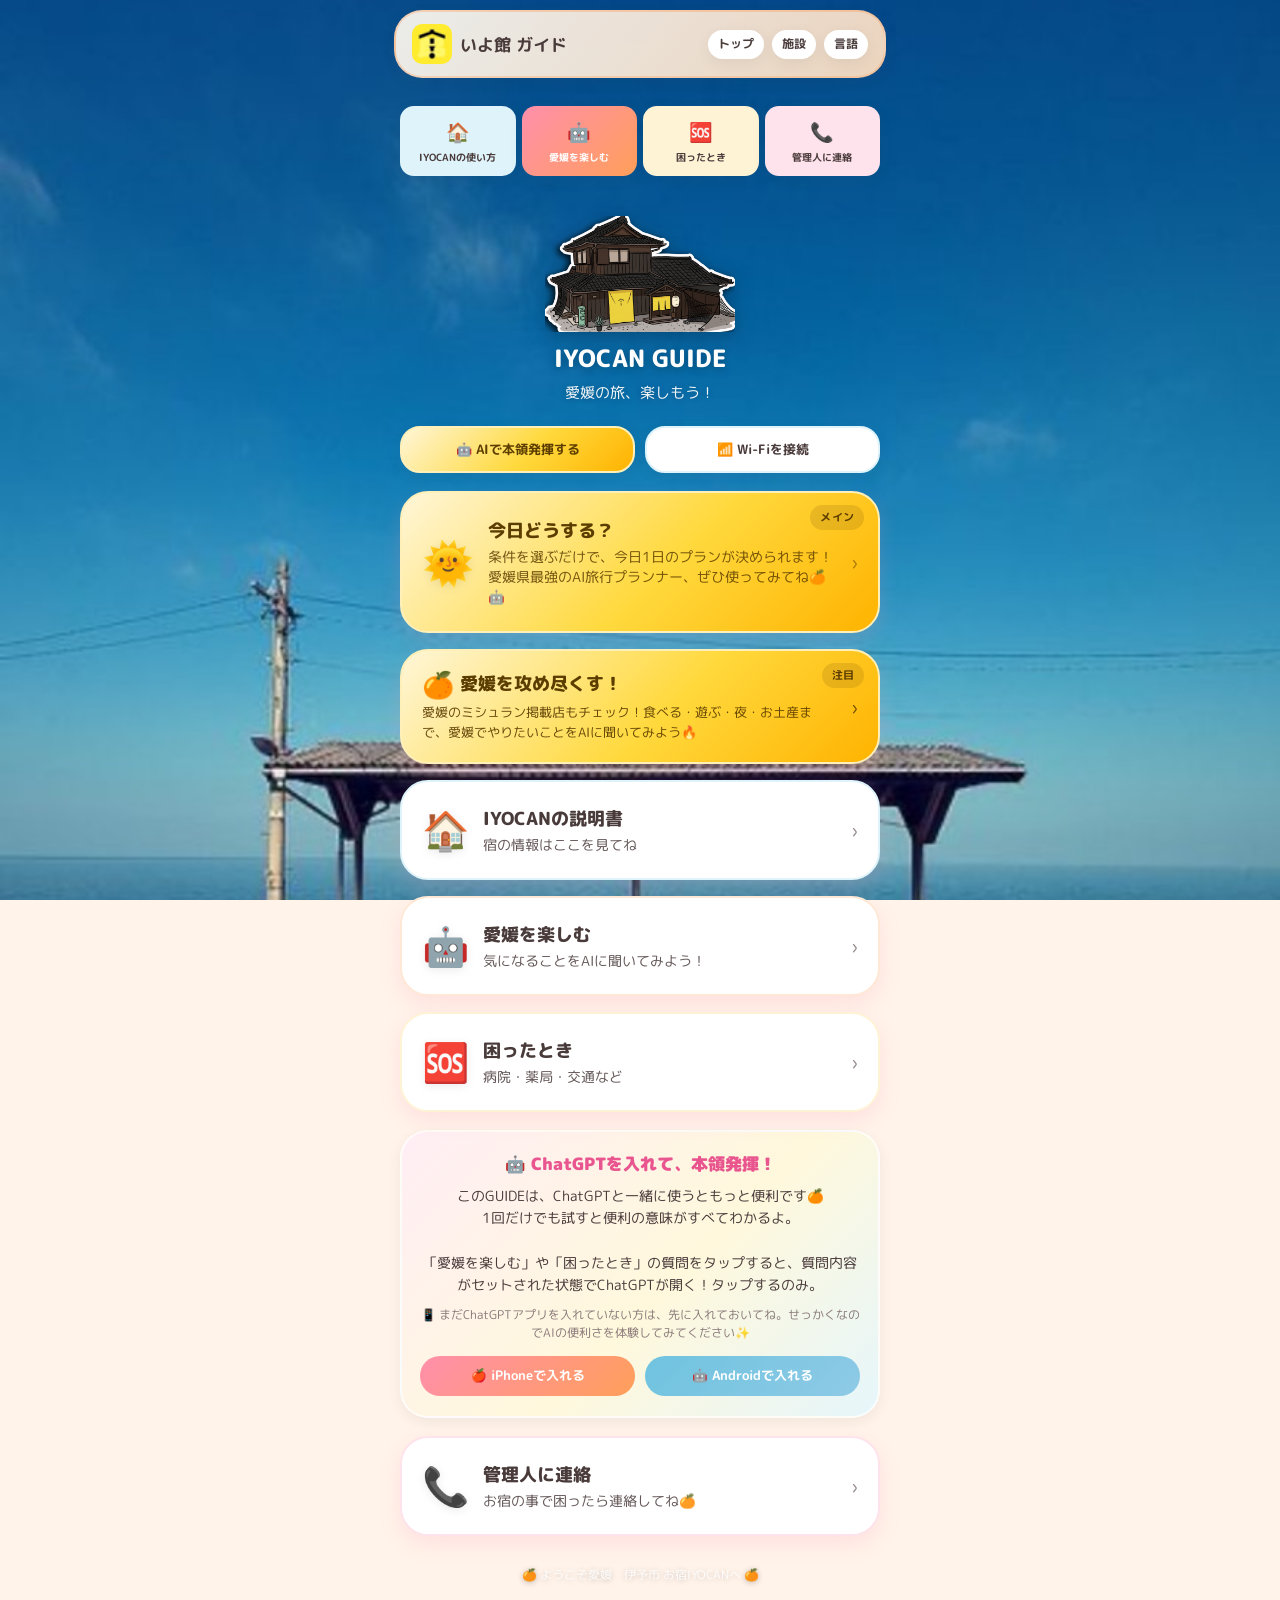
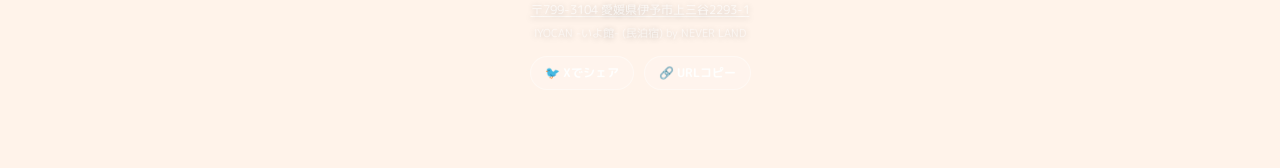
<file: index.html>
<!DOCTYPE html>
<html lang="ja">
<head>
<meta charset="UTF-8" />
<meta name="viewport" content="width=device-width, initial-scale=1, viewport-fit=cover, maximum-scale=1" />
<title>IYOCAN GUIDE｜愛媛の旅コンシェルジュ</title>
<meta name="description" content="IYOCANに泊まったら、これを開くだけ。宿の使い方と、愛媛の旅の質問をタップしてAIに聞ける旅コンシェルジュサイト。" />
<meta name="theme-color" content="#ff9f5a" />

<link rel="canonical" href="https://iyocan.pages.dev/" />
<meta property="og:type" content="website" />
<meta property="og:url" content="https://iyocan.pages.dev/" />
<meta property="og:title" content="IYOCAN GUIDE｜愛媛の旅コンシェルジュ" />
<meta property="og:description" content="IYOCANに泊まったら、これを開くだけ。宿の使い方と、愛媛の旅の質問をタップしてAIに聞ける旅コンシェルジュサイト。" />
<meta property="og:image" content="https://iyocan.pages.dev/assets/ogp-card.jpg" />
<meta property="og:image:width" content="1200" />
<meta property="og:image:height" content="630" />
<meta name="twitter:card" content="summary_large_image" />
<meta name="twitter:title" content="IYOCAN GUIDE｜愛媛の旅コンシェルジュ" />
<meta name="twitter:description" content="IYOCANに泊まったら、これを開くだけ。宿の使い方と、愛媛の旅の質問をタップしてAIに聞ける旅コンシェルジュサイト。" />
<meta name="twitter:image" content="https://iyocan.pages.dev/assets/ogp-card.jpg" />

<link rel="icon" type="image/png" href="assets/icon-32.png" />
<link rel="apple-touch-icon" href="assets/icon-180.png" />
<link rel="manifest" href="manifest.json" />

<link rel="preconnect" href="https://fonts.googleapis.com" />
<link rel="preconnect" href="https://fonts.gstatic.com" crossorigin />
<link href="https://fonts.googleapis.com/css2?family=M+PLUS+Rounded+1c:wght@400;500;700;800;900&display=swap" rel="stylesheet" />

<link rel="stylesheet" href="style.css" />
</head>
<body>
<div id="app"></div>

<script src="data.js"></script>
<script src="app.js"></script>
</body>
</html>
</file>
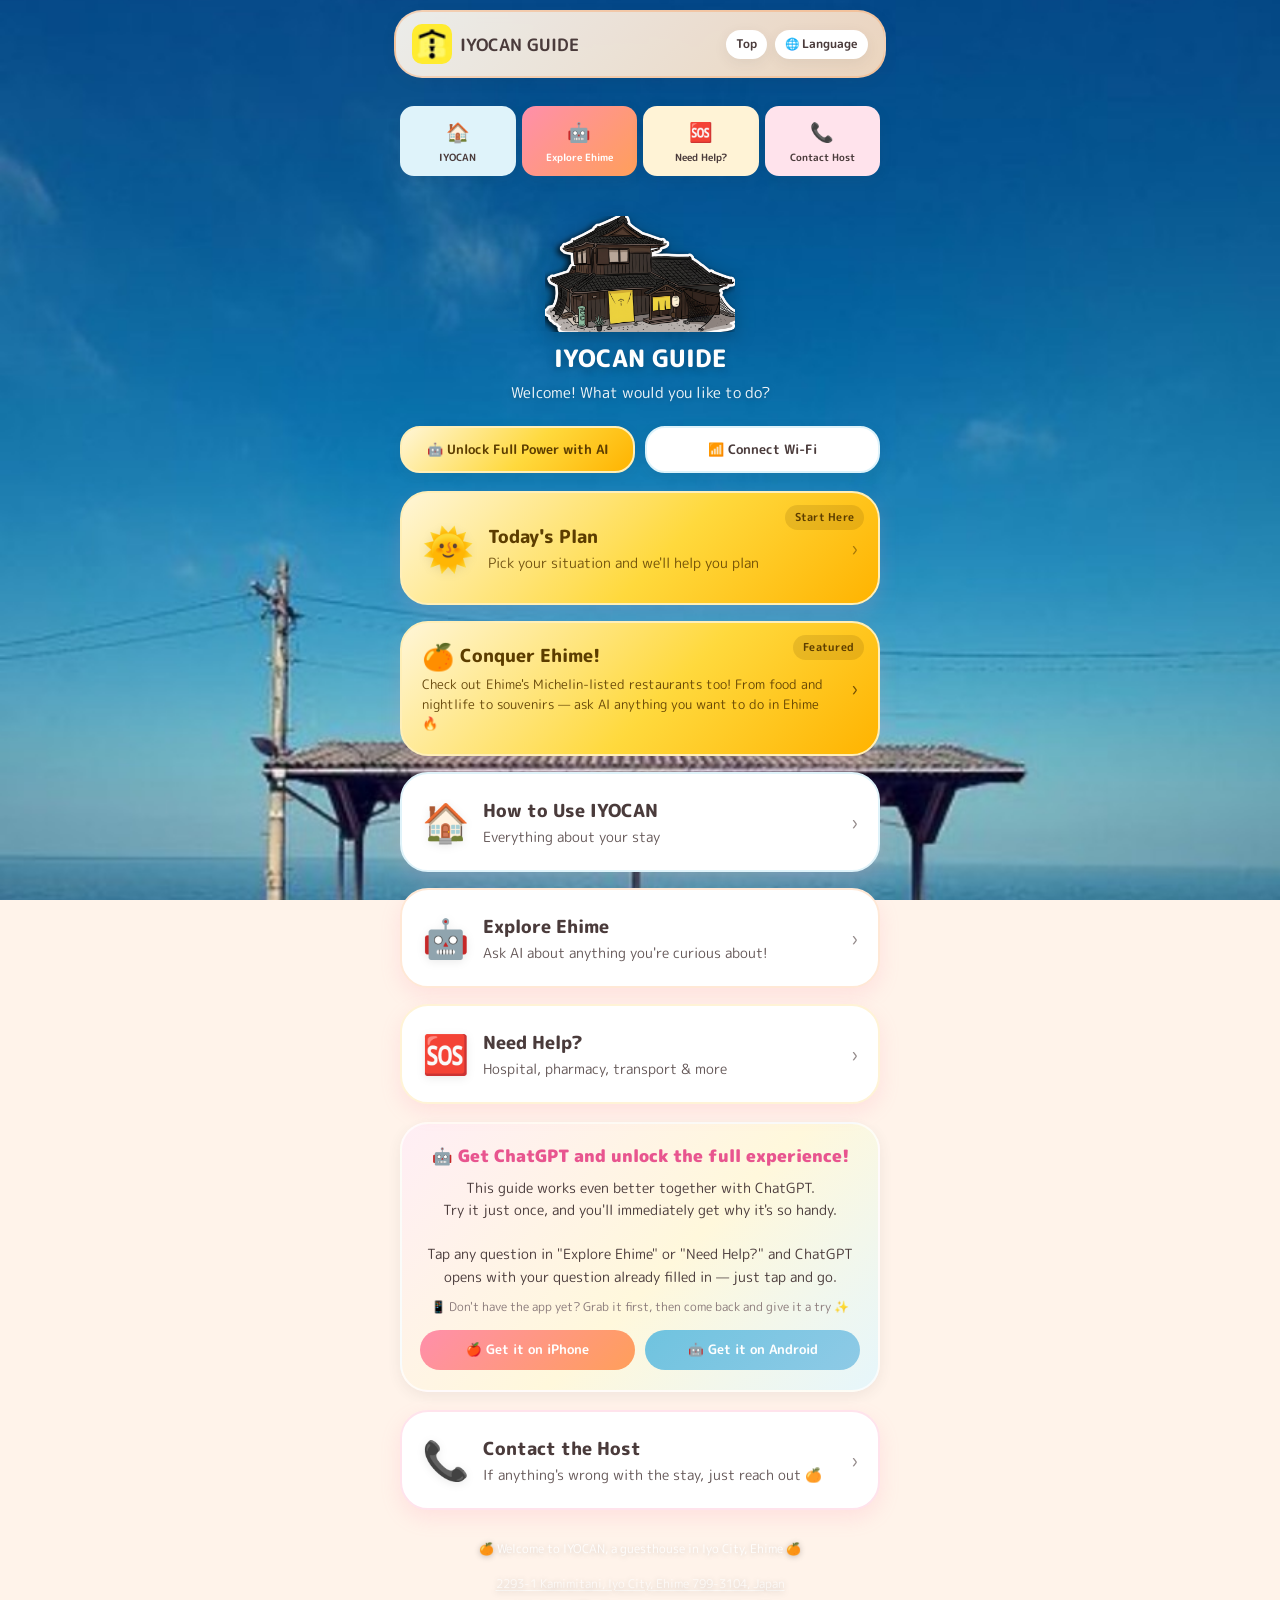
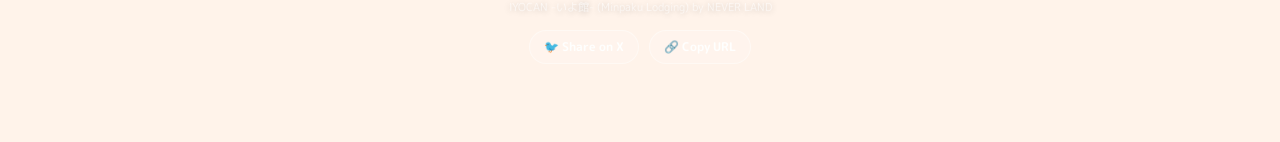
<file: en/index.html>
<!DOCTYPE html>
<html lang="en">
<head>
<meta charset="UTF-8" />
<meta name="viewport" content="width=device-width, initial-scale=1, viewport-fit=cover, maximum-scale=1" />
<title>IYOCAN GUIDE｜Your Ehime Travel Concierge</title>
<meta name="description" content="Staying at IYOCAN? Open this. Everything about your stay, plus AI-ready questions to explore Ehime — just tap and ask." />
<meta name="theme-color" content="#ff9f5a" />

<link rel="icon" type="image/png" href="../assets/icon-32.png" />
<link rel="apple-touch-icon" href="../assets/icon-180.png" />
<link rel="manifest" href="manifest.json" />

<link rel="preconnect" href="https://fonts.googleapis.com" />
<link rel="preconnect" href="https://fonts.gstatic.com" crossorigin />
<link href="https://fonts.googleapis.com/css2?family=M+PLUS+Rounded+1c:wght@400;500;700;800;900&display=swap" rel="stylesheet" />

<link rel="stylesheet" href="../style.css" />
</head>
<body>
<div id="app"></div>

<script src="data.js"></script>
<script src="../app.js"></script>
</body>
</html>
</file>
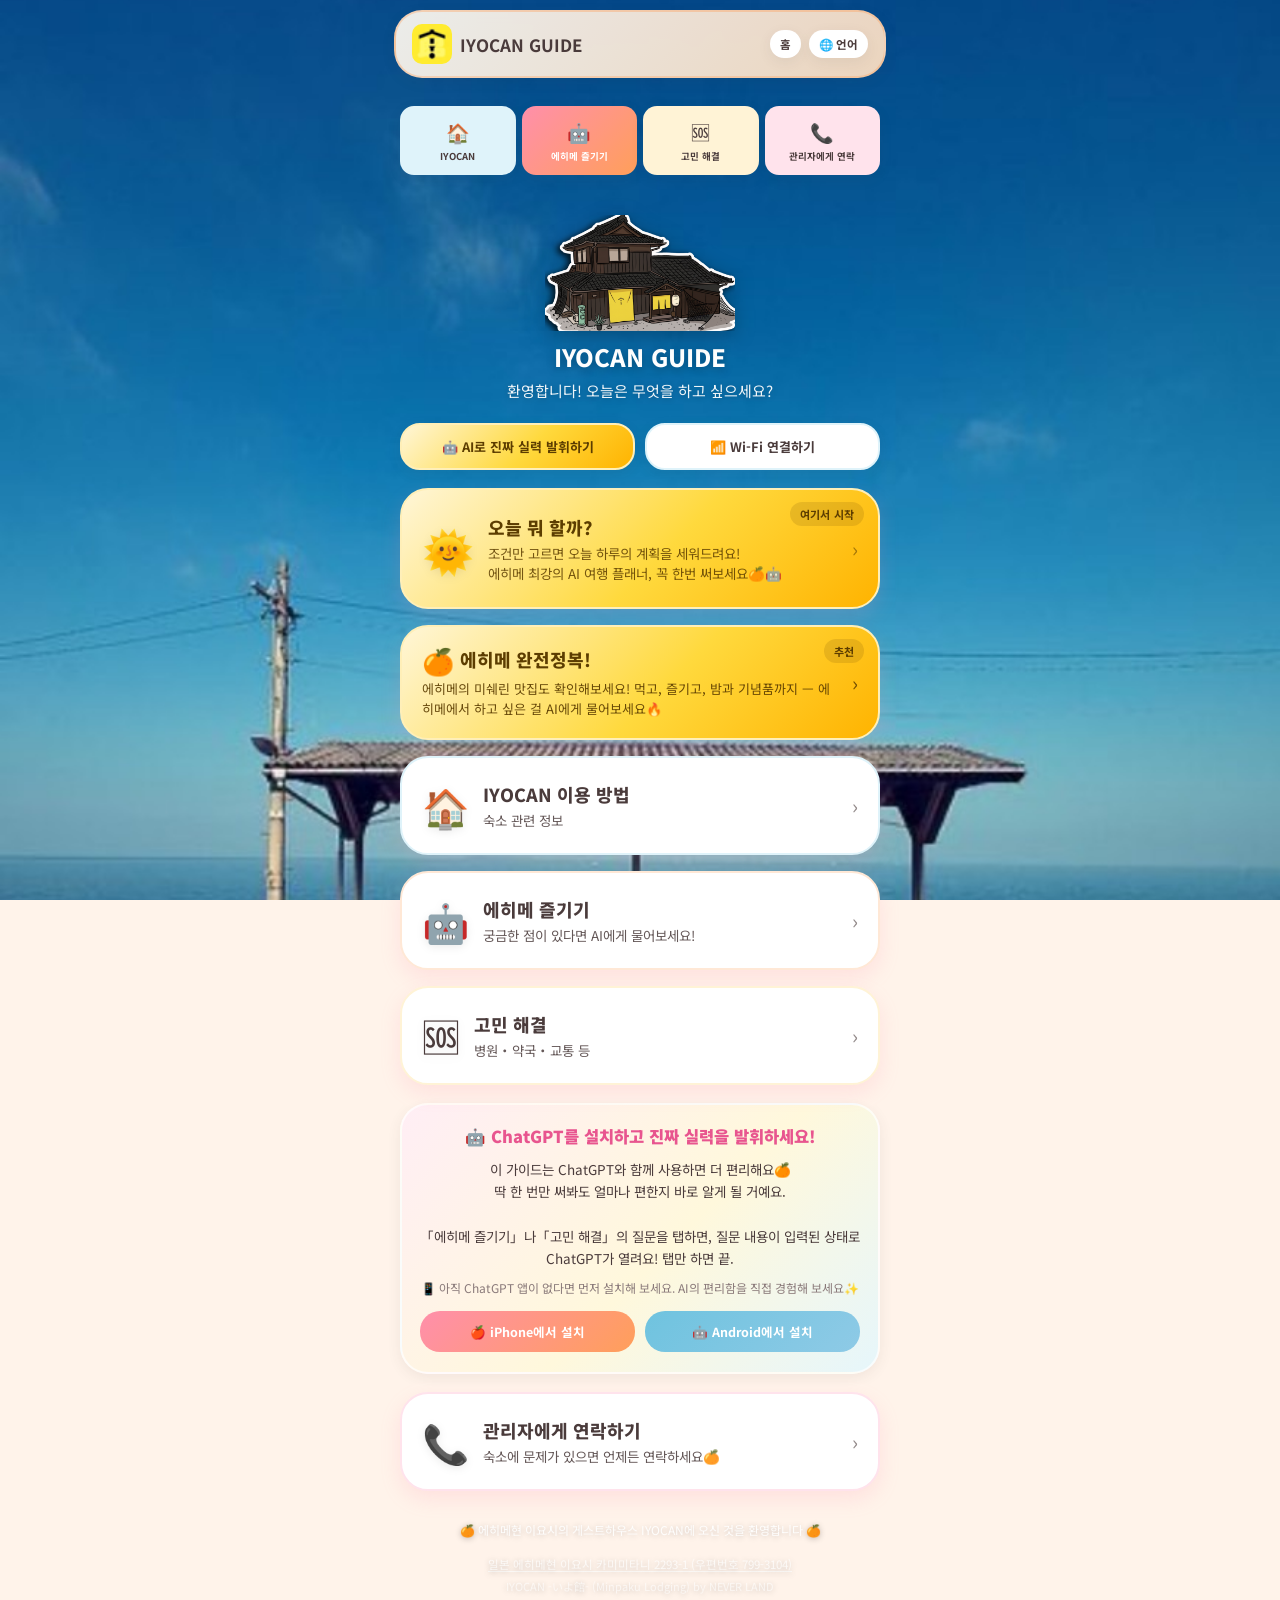
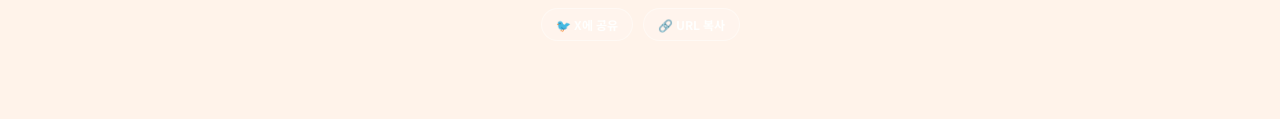
<file: ko/index.html>
<!DOCTYPE html>
<html lang="ko">
<head>
<meta charset="UTF-8" />
<meta name="viewport" content="width=device-width, initial-scale=1, viewport-fit=cover, maximum-scale=1" />
<title>IYOCAN GUIDE｜에히메 여행 가이드</title>
<meta name="description" content="IYOCAN에 머무신다면 이 페이지를 열어보세요. 숙소 이용 방법과 에히메 여행에 대해 AI에게 바로 물어볼 수 있는 가이드입니다." />
<meta name="theme-color" content="#ff9f5a" />

<link rel="icon" type="image/png" href="../assets/icon-32.png" />
<link rel="apple-touch-icon" href="../assets/icon-180.png" />
<link rel="manifest" href="manifest.json" />

<link rel="preconnect" href="https://fonts.googleapis.com" />
<link rel="preconnect" href="https://fonts.gstatic.com" crossorigin />
<link href="https://fonts.googleapis.com/css2?family=M+PLUS+Rounded+1c:wght@400;500;700;800;900&display=swap" rel="stylesheet" />
<link href="https://fonts.googleapis.com/css2?family=Noto+Sans+KR:wght@400;500;700;900&display=swap" rel="stylesheet" />

<link rel="stylesheet" href="../style.css" />
<style>
  body, .top-header, .home-card, .chip-card, .tile, .footer-nav-card { font-family: "Noto Sans KR", "M PLUS Rounded 1c", sans-serif; }
</style>
</head>
<body>
<div id="app"></div>

<script src="data.js"></script>
<script src="../app.js"></script>
</body>
</html>
</file>
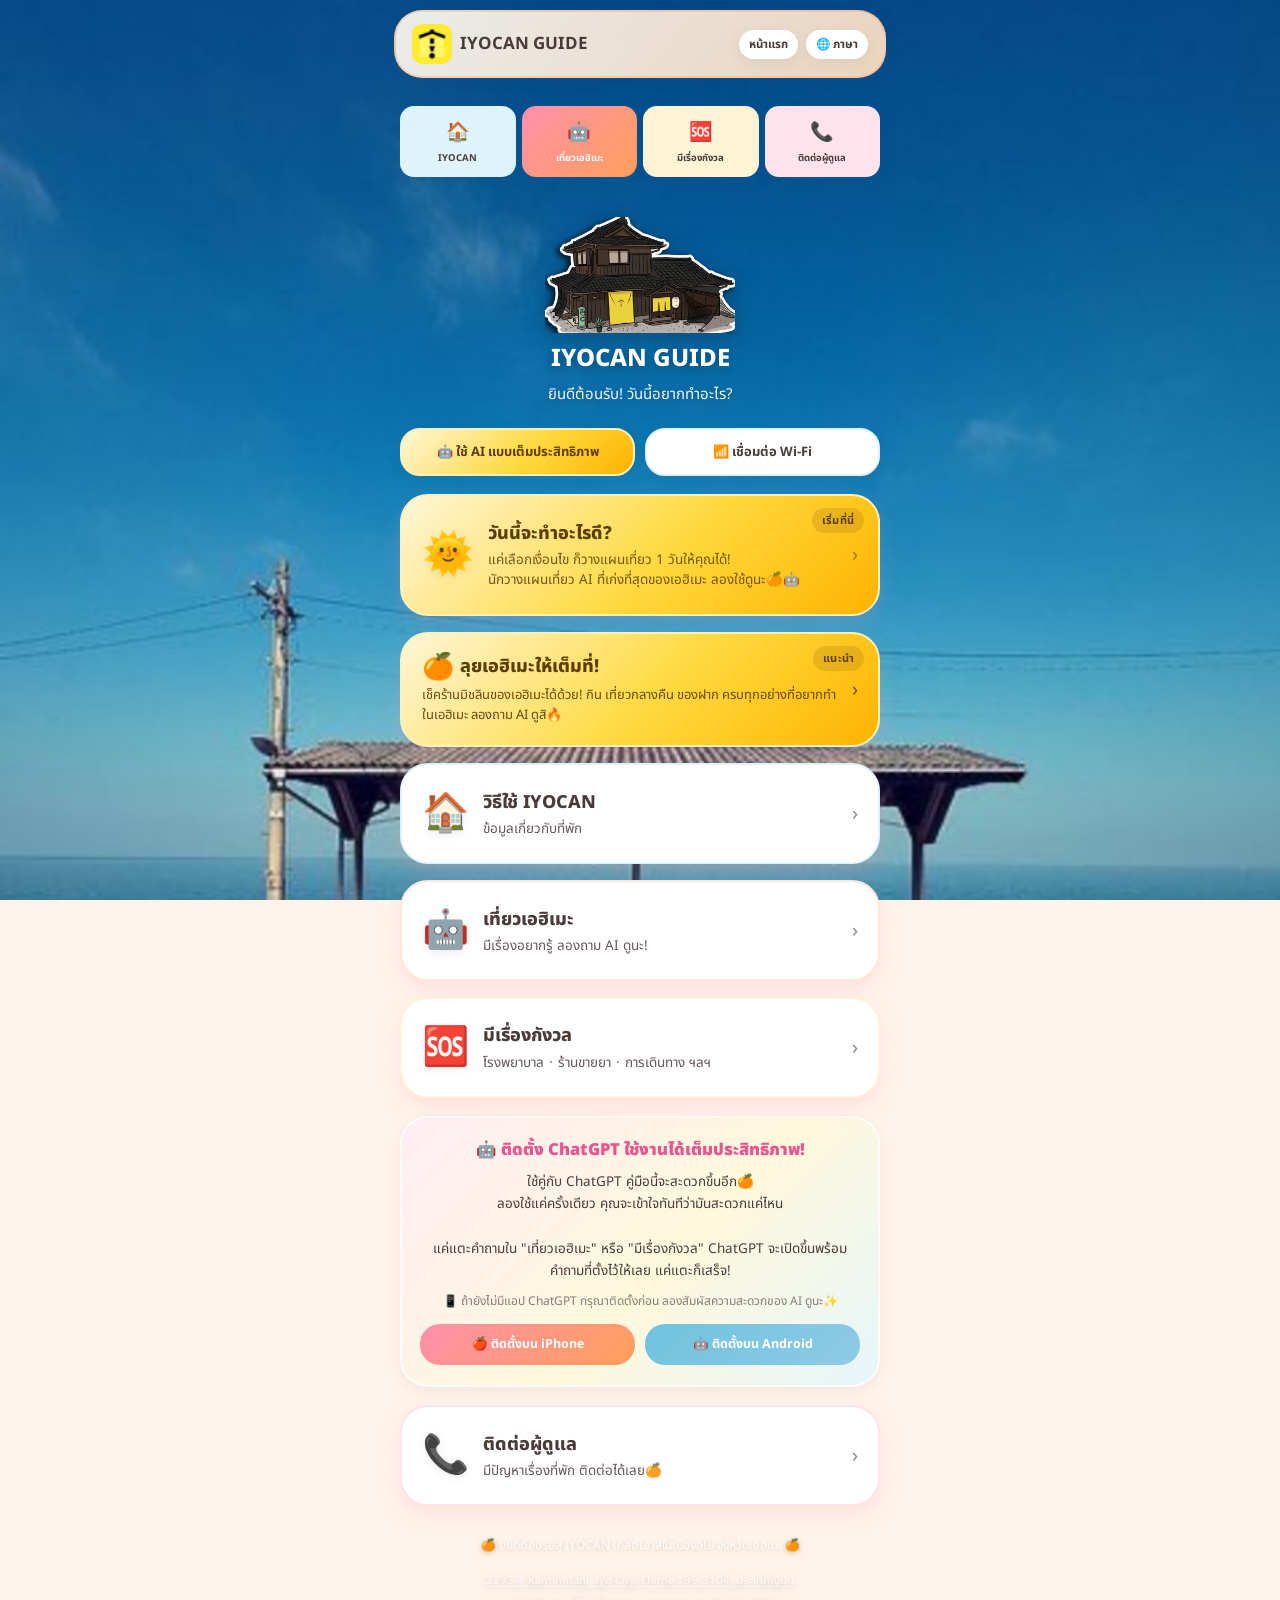
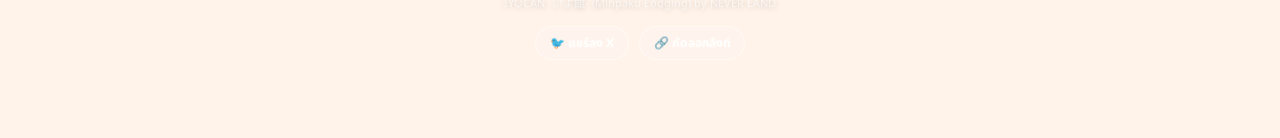
<file: th/index.html>
<!DOCTYPE html>
<html lang="th">
<head>
<meta charset="UTF-8" />
<meta name="viewport" content="width=device-width, initial-scale=1, viewport-fit=cover, maximum-scale=1" />
<title>IYOCAN GUIDE｜คู่มือท่องเที่ยวเอฮิเมะ</title>
<meta name="description" content="พักที่ IYOCAN แล้วเปิดหน้านี้ไว้เลย วิธีใช้ที่พัก และคำถามท่องเที่ยวเอฮิเมะที่ถาม AI ได้ทันที" />
<meta name="theme-color" content="#ff9f5a" />

<link rel="icon" type="image/png" href="../assets/icon-32.png" />
<link rel="apple-touch-icon" href="../assets/icon-180.png" />
<link rel="manifest" href="manifest.json" />

<link rel="preconnect" href="https://fonts.googleapis.com" />
<link rel="preconnect" href="https://fonts.gstatic.com" crossorigin />
<link href="https://fonts.googleapis.com/css2?family=M+PLUS+Rounded+1c:wght@400;500;700;800;900&display=swap" rel="stylesheet" />
<link href="https://fonts.googleapis.com/css2?family=Noto+Sans+Thai:wght@400;500;700;900&display=swap" rel="stylesheet" />

<link rel="stylesheet" href="../style.css" />
<style>
  body, .top-header, .home-card, .chip-card, .tile, .footer-nav-card { font-family: "Noto Sans Thai", "M PLUS Rounded 1c", sans-serif; }
</style>
</head>
<body>
<div id="app"></div>

<script src="data.js"></script>
<script src="../app.js"></script>
</body>
</html>
</file>
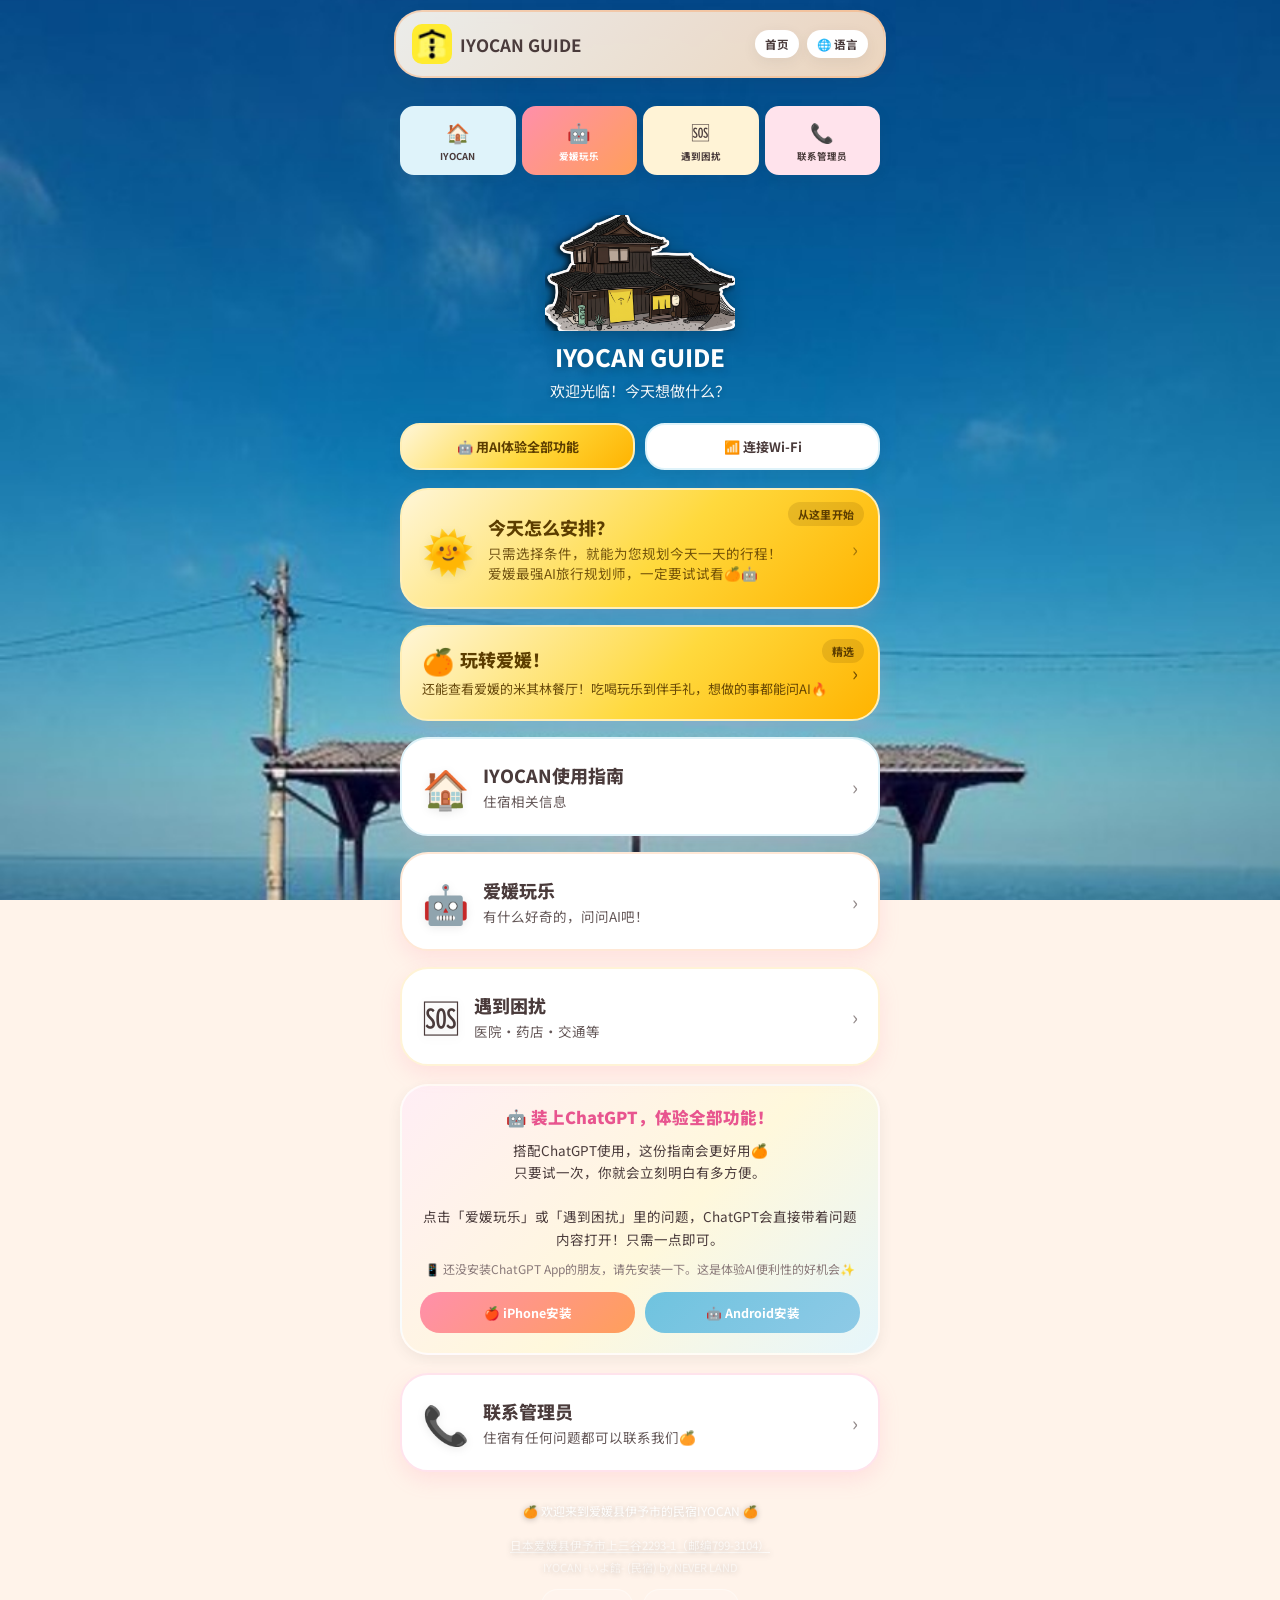
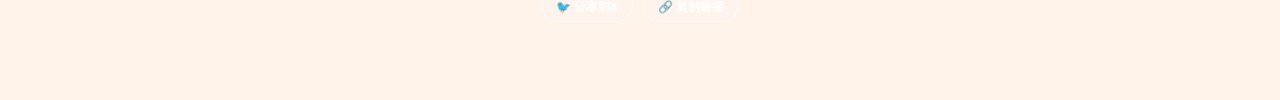
<file: zh/index.html>
<!DOCTYPE html>
<html lang="zh-CN">
<head>
<meta charset="UTF-8" />
<meta name="viewport" content="width=device-width, initial-scale=1, viewport-fit=cover, maximum-scale=1" />
<title>IYOCAN GUIDE｜爱媛旅行管家</title>
<meta name="description" content="住在IYOCAN？打开这个就够了。住宿使用说明，以及可以直接问AI的爱媛旅行小贴士。" />
<meta name="theme-color" content="#ff9f5a" />

<link rel="icon" type="image/png" href="../assets/icon-32.png" />
<link rel="apple-touch-icon" href="../assets/icon-180.png" />
<link rel="manifest" href="manifest.json" />

<link rel="preconnect" href="https://fonts.googleapis.com" />
<link rel="preconnect" href="https://fonts.gstatic.com" crossorigin />
<link href="https://fonts.googleapis.com/css2?family=M+PLUS+Rounded+1c:wght@400;500;700;800;900&display=swap" rel="stylesheet" />
<link href="https://fonts.googleapis.com/css2?family=Noto+Sans+SC:wght@400;500;700;900&display=swap" rel="stylesheet" />

<link rel="stylesheet" href="../style.css" />
<style>
  body, .top-header, .home-card, .chip-card, .tile, .footer-nav-card { font-family: "Noto Sans SC", "M PLUS Rounded 1c", sans-serif; }
</style>
</head>
<body>
<div id="app"></div>

<script src="data.js"></script>
<script src="../app.js"></script>
</body>
</html>
</file>
<file: style.css>
/* ============================================================
   いよ館 GUIDE - スタイル
   原宿かわいい × 愛媛 × 旅行 × AI
   ============================================================ */

:root {
  --pink: #ff8fab;
  --pink-soft: #ffe3ec;
  --yellow: #ffca3a;
  --yellow-soft: #fff3d6;
  --orange: #ff9f5a;
  --orange-soft: #ffe8d6;
  --blue: #6fc3df;
  --blue-soft: #dff3fa;
  --cream: #fffaf2;
  --ink: #4a3b3b;
  --ink-soft: #8a7a7a;
  --white: #ffffff;
  --shadow: 0 8px 20px rgba(255, 143, 171, 0.18);
  --shadow-soft: 0 4px 14px rgba(74, 59, 59, 0.08);
  --radius-lg: 28px;
  --radius-md: 20px;
  --radius-sm: 14px;
}

* {
  box-sizing: border-box;
}

html,
body {
  margin: 0;
  padding: 0;
}

body {
  font-family: "M PLUS Rounded 1c", "Hiragino Maru Gothic ProN", "BIZ UDPGothic",
    "Yu Gothic", "Meiryo", sans-serif;
  background: #fff3ea;
  color: var(--ink);
  -webkit-font-smoothing: antialiased;
  min-height: 100vh;
  position: relative;
}

/* 背景写真（青空と海の駅舎）。position:fixedの疑似要素でビューポート基準にすることで、
   ページが長くてもcoverが正しく効き、iOSでもスクロール時にガクつかない。 */
body::before {
  content: "";
  position: fixed;
  inset: 0;
  z-index: -2;
  background-image: url("assets/bg-blue-sea.jpg");
  background-size: cover;
  background-position: center 75%;
  background-repeat: no-repeat;
}

/* 全ページ共通の背景ループ動画。読み込み前/失敗時は body::before の写真がそのまま見える */
.site-bg-video {
  position: fixed;
  inset: 0;
  z-index: -1;
  width: 100%;
  height: 100%;
  object-fit: cover;
  object-position: center 30%;
  pointer-events: none;
}

#app {
  max-width: 520px;
  margin: 0 auto;
  min-height: 100vh;
  padding-bottom: 48px;
  position: relative;
}

/* ---------- ヘッダー ---------- */
.top-header {
  display: flex;
  align-items: center;
  gap: 8px;
  padding: 12px 16px;
  margin: 10px 14px 0;
  position: sticky;
  top: 10px;
  z-index: 20;
  border-radius: var(--radius-lg);
  background: linear-gradient(135deg, rgba(255, 250, 242, 0.92) 0%, rgba(255, 224, 194, 0.92) 100%);
  border: 2px solid rgba(255, 159, 90, 0.35);
  backdrop-filter: blur(6px);
  box-shadow: var(--shadow-soft);
}

.lang-switch,
.top-link,
.facility-link {
  flex: none;
  display: inline-flex;
  align-items: center;
  gap: 4px;
  padding: 6px 10px;
  border-radius: 20px;
  background: var(--white);
  box-shadow: var(--shadow-soft);
  color: var(--ink);
  text-decoration: none;
  font-size: 11.5px;
  font-weight: 700;
  white-space: nowrap;
}

.top-link {
  margin-left: auto;
}

.lang-switch,
.facility-link {
  border: none;
  cursor: pointer;
  font-family: inherit;
}

.lang-switch:active,
.top-link:active,
.facility-link:active {
  transform: scale(0.95);
}

.logo-link {
  display: flex;
  align-items: center;
  gap: 8px;
  text-decoration: none;
  color: var(--ink);
  font-weight: 700;
  font-size: 17px;
}

.logo-link .logo-icon {
  width: 40px;
  height: 40px;
  border-radius: 10px;
  flex: none;
}

.back-btn {
  border: none;
  background: var(--white);
  box-shadow: var(--shadow-soft);
  width: 40px;
  height: 40px;
  border-radius: 50%;
  font-size: 18px;
  display: flex;
  align-items: center;
  justify-content: center;
  cursor: pointer;
  flex: none;
  color: var(--ink);
}

.back-btn:active {
  transform: scale(0.94);
}

.header-title {
  font-weight: 700;
  font-size: 16px;
  flex: 1;
  overflow: hidden;
  text-overflow: ellipsis;
  white-space: nowrap;
  text-decoration: none;
  color: inherit;
}

/* ---------- 汎用レイアウト ---------- */
.view {
  padding: 6px 20px 30px;
  animation: fadeSlideIn 0.28s ease;
}

@keyframes fadeSlideIn {
  from {
    opacity: 0;
    transform: translateY(10px);
  }
  to {
    opacity: 1;
    transform: translateY(0);
  }
}

.hero {
  text-align: center;
  padding: 18px 8px 22px;
}

/* ---------- いよ館の使い方：背景ループ動画ヒーロー（試験実装） ---------- */
.house-hero-video {
  position: relative;
  width: 100%;
  height: 220px;
  border-radius: var(--radius-lg);
  overflow: hidden;
  margin: 8px 0 18px;
  box-shadow: var(--shadow);
  background: var(--cream);
}

.house-hero-video-el {
  position: absolute;
  inset: 0;
  width: 100%;
  height: 100%;
  object-fit: cover;
  object-position: center;
}

.house-hero-video-overlay {
  position: absolute;
  inset: 0;
  background: linear-gradient(180deg, rgba(20, 12, 8, 0.12) 0%, rgba(20, 12, 8, 0.48) 100%);
}

.house-hero-video-text {
  position: relative;
  z-index: 1;
  height: 100%;
  display: flex;
  flex-direction: column;
  align-items: center;
  justify-content: center;
  text-align: center;
  padding: 16px;
}

.house-hero-video-text .hero-emoji {
  font-size: 38px;
  display: block;
  margin-bottom: 4px;
  filter: drop-shadow(0 2px 6px rgba(0, 0, 0, 0.35));
}

.house-hero-video-text h1 {
  color: var(--white);
  margin: 2px 0 4px;
  text-shadow: 0 2px 8px rgba(0, 0, 0, 0.35);
}

.house-hero-video-text p {
  color: rgba(255, 255, 255, 0.92);
  margin: 0;
  text-shadow: 0 1px 6px rgba(0, 0, 0, 0.3);
}

@media (min-width: 600px) {
  .house-hero-video {
    height: 300px;
  }
}

.hero-emoji {
  font-size: 44px;
  display: block;
  margin-bottom: 6px;
}

.hero-icon {
  display: block;
  width: 190px;
  max-width: 60%;
  height: auto;
  margin: 0 auto 8px;
  filter: drop-shadow(0 4px 10px rgba(0, 0, 0, 0.25));
  cursor: pointer;
}

.hero-icon:active {
  transform: scale(0.97);
}

.hero h1 {
  font-size: 24px;
  margin: 0 0 6px;
  font-weight: 800;
  color: var(--white);
  text-shadow: 0 2px 10px rgba(0, 0, 0, 0.28);
}

.hero p {
  margin: 0;
  color: rgba(255, 255, 255, 0.94);
  font-size: 15px;
  text-shadow: 0 1px 6px rgba(0, 0, 0, 0.24);
}

.section-title {
  font-size: 15px;
  font-weight: 800;
  color: var(--white);
  text-shadow: 0 1px 6px rgba(0, 0, 0, 0.24);
  margin: 22px 4px 10px;
  display: flex;
  align-items: center;
  gap: 6px;
}

.section-desc {
  margin: -4px 4px 14px;
  color: rgba(255, 255, 255, 0.92);
  text-shadow: 0 1px 6px rgba(0, 0, 0, 0.24);
  font-size: 13.5px;
}

/* ---------- クイックリンクチップ（本領発揮 / Wi-Fi） ---------- */
.quick-links-row {
  display: flex;
  gap: 10px;
  margin: 0 0 18px;
}

.quick-link-btn {
  flex: 1;
  border: none;
  cursor: pointer;
  font-family: inherit;
  padding: 12px 10px;
  border-radius: 20px;
  font-weight: 700;
  font-size: 13px;
  white-space: nowrap;
  box-shadow: var(--shadow-soft);
  transition: transform 0.15s ease;
}

.quick-link-btn:active {
  transform: scale(0.96);
}

.quick-link-btn.ql-promo {
  background: linear-gradient(135deg, #fff6d8 0%, #ffd93d 55%, #ffb300 100%);
  color: #5c3d00;
  border: 2px solid #ffefb8;
}

.quick-link-btn.ql-wifi {
  background: var(--white);
  color: var(--ink);
  border: 2px solid var(--blue-soft);
}

/* ---------- ホームの3大カード ---------- */
.home-cards {
  display: flex;
  flex-direction: column;
  gap: 16px;
  margin-top: 8px;
}

.home-cards-bottom {
  margin-top: 18px;
}

/* ---------- 🍊 愛媛を攻め尽くす！（トップページの特別入口） ---------- */
.conquer-card {
  display: flex;
  align-items: center;
  gap: 14px;
  width: 100%;
  padding: 20px;
  border-radius: var(--radius-lg);
  border: 2px solid #ffefb8;
  cursor: pointer;
  text-align: left;
  font-family: inherit;
  color: #5c3d00;
  background: linear-gradient(135deg, #fff6d8 0%, #ffd93d 55%, #ffb300 100%);
  box-shadow: var(--shadow);
  position: relative;
  overflow: hidden;
  transition: transform 0.15s ease;
}

.conquer-card:active {
  transform: scale(0.98);
}

.conquer-card .card-badge {
  position: absolute;
  top: 12px;
  right: 14px;
  background: rgba(92, 61, 0, 0.14);
  color: #5c3d00;
  font-size: 11px;
  font-weight: 700;
  padding: 4px 10px;
  border-radius: 20px;
  letter-spacing: 0.02em;
}

.conquer-card .card-text {
  display: flex;
  flex-direction: column;
  gap: 6px;
  min-width: 0;
}

.conquer-card .card-title {
  display: flex;
  align-items: center;
  gap: 6px;
  font-weight: 800;
  font-size: 18px;
  line-height: 1.3;
}

.conquer-card .card-title-emoji {
  font-size: 26px;
  flex: none;
  line-height: 1;
}

.conquer-card .card-sub {
  font-size: 13px;
  line-height: 1.5;
  opacity: 0.92;
}

.conquer-card .card-arrow {
  margin-left: auto;
  font-size: 20px;
  flex: none;
  opacity: 0.85;
}

.home-card {
  display: flex;
  align-items: center;
  gap: 14px;
  padding: 20px;
  border-radius: var(--radius-lg);
  text-decoration: none;
  color: var(--ink);
  box-shadow: var(--shadow);
  border: none;
  cursor: pointer;
  text-align: left;
  width: 100%;
  font-family: inherit;
  position: relative;
  overflow: hidden;
  transition: transform 0.15s ease;
}

.home-card:active {
  transform: scale(0.98);
}

.home-card.main {
  background: linear-gradient(135deg, #fff6d8 0%, #ffd93d 55%, #ffb300 100%);
  border: 2px solid #ffefb8;
  color: #5c3d00;
  padding: 24px 20px;
  animation: cardGoldGlow 2.4s ease-in-out infinite;
}

.home-card.main .card-badge {
  background: rgba(92, 61, 0, 0.14);
  color: #5c3d00;
}

.home-card.main .card-arrow {
  color: #5c3d00;
  opacity: 0.55;
}

.home-card.main::after {
  content: "";
  position: absolute;
  top: 0;
  left: -60%;
  width: 45%;
  height: 100%;
  background: linear-gradient(115deg, transparent, rgba(255, 255, 255, 0.85), transparent);
  transform: skewX(-20deg);
  animation: cardGoldShine 2.8s ease-in-out infinite;
  pointer-events: none;
}

@keyframes cardGoldGlow {
  0%,
  100% {
    box-shadow: var(--shadow), 0 0 8px rgba(255, 190, 0, 0.35);
  }
  50% {
    box-shadow: var(--shadow), 0 0 20px rgba(255, 190, 0, 0.85);
  }
}

@keyframes cardGoldShine {
  0% {
    left: -60%;
  }
  45% {
    left: 130%;
  }
  100% {
    left: 130%;
  }
}

@media (prefers-reduced-motion: reduce) {
  .home-card.main {
    animation: none;
  }
  .home-card.main::after {
    display: none;
  }
}

.home-card.house {
  background: var(--white);
  border: 2px solid var(--blue-soft);
}

.home-card.help {
  background: var(--white);
  border: 2px solid var(--yellow-soft);
}

.home-card.contact {
  background: var(--white);
  border: 2px solid var(--pink-soft);
}

.home-card.ehime {
  background: var(--white);
  border: 2px solid var(--orange-soft);
}

.home-card .card-emoji {
  font-size: 38px;
  flex: none;
  filter: drop-shadow(0 2px 4px rgba(0, 0, 0, 0.08));
}

.home-card .card-text {
  min-width: 0;
}

.home-card .card-text .card-sub {
  display: block;
}

.home-card.main .card-emoji {
  font-size: 42px;
}

.home-card .card-text {
  display: flex;
  flex-direction: column;
  gap: 3px;
}

.home-card .card-text .card-title {
  font-weight: 800;
  font-size: 18px;
}

.home-card .card-text .card-sub {
  font-size: 13.5px;
  opacity: 0.85;
}

/* ---------- ChatGPTアプリ案内カード（トップページのみ） ---------- */
.promo-card {
  background: linear-gradient(135deg, #ffeef5 0%, #fff8dc 55%, #e6f6fb 100%);
  border: 2px solid rgba(255, 255, 255, 0.7);
  border-radius: var(--radius-lg);
  padding: 20px 18px;
  margin-top: 18px;
  box-shadow: var(--shadow-soft);
  text-align: center;
}

.promo-title {
  font-weight: 900;
  font-size: 16.5px;
  color: #e8558f;
  line-height: 1.4;
  margin: 0 0 10px;
}

.promo-lead {
  font-size: 13.5px;
  color: var(--ink);
  line-height: 1.65;
  margin: 0 0 10px;
}

.promo-note {
  font-size: 12px;
  color: var(--ink-soft);
  line-height: 1.5;
  margin: 0 0 14px;
}

.promo-actions {
  display: flex;
  gap: 10px;
}

.promo-btn {
  flex: 1;
  display: flex;
  align-items: center;
  justify-content: center;
  gap: 6px;
  padding: 11px 8px;
  border-radius: 20px;
  font-weight: 700;
  font-size: 12.5px;
  text-decoration: none;
  color: var(--white);
  white-space: nowrap;
}

.promo-btn:active {
  transform: scale(0.97);
}

.promo-btn.ios {
  background: linear-gradient(135deg, var(--pink), var(--orange));
}

.promo-btn.android {
  background: linear-gradient(135deg, var(--blue), #8ecae6);
}

/* ---------- 本領発揮ポップアップ（クイックリンクチップから起動） ---------- */
.promo-modal {
  position: fixed;
  inset: 0;
  z-index: 200;
  background: rgba(20, 12, 8, 0.6);
  display: flex;
  align-items: center;
  justify-content: center;
  padding: 24px;
  opacity: 0;
  pointer-events: none;
  transition: opacity 0.2s ease;
}

.promo-modal.show {
  opacity: 1;
  pointer-events: auto;
}

.promo-modal-card {
  background: linear-gradient(135deg, #ffeef5 0%, #fff8dc 55%, #e6f6fb 100%);
  border: 2px solid rgba(255, 255, 255, 0.8);
  border-radius: var(--radius-lg);
  padding: 24px 20px;
  box-shadow: 0 16px 40px rgba(0, 0, 0, 0.3);
  text-align: center;
  max-width: 360px;
  width: 100%;
  transform: scale(0.7);
  transition: transform 0.2s ease;
}

.promo-modal.show .promo-modal-card {
  animation: popIn 0.42s cubic-bezier(0.34, 1.56, 0.64, 1) forwards;
}

@keyframes popIn {
  0% {
    transform: scale(0.6);
    opacity: 0;
  }
  60% {
    transform: scale(1.04);
    opacity: 1;
  }
  100% {
    transform: scale(1);
    opacity: 1;
  }
}

/* ---------- 言語切り替えポップアップ ---------- */
.lang-modal {
  position: fixed;
  inset: 0;
  z-index: 200;
  background: rgba(20, 12, 8, 0.6);
  display: flex;
  align-items: center;
  justify-content: center;
  padding: 24px;
  opacity: 0;
  pointer-events: none;
  transition: opacity 0.2s ease;
}

.lang-modal.show {
  opacity: 1;
  pointer-events: auto;
}

.lang-modal-card {
  background: var(--white);
  border: 2px solid rgba(255, 159, 90, 0.3);
  border-radius: var(--radius-lg);
  padding: 12px;
  box-shadow: 0 16px 40px rgba(0, 0, 0, 0.3);
  max-width: 300px;
  width: 100%;
  display: flex;
  flex-direction: column;
  gap: 6px;
  transform: scale(0.7);
}

.lang-modal.show .lang-modal-card {
  animation: popIn 0.42s cubic-bezier(0.34, 1.56, 0.64, 1) forwards;
}

.lang-option {
  display: flex;
  align-items: center;
  gap: 10px;
  padding: 12px 14px;
  border-radius: var(--radius-md);
  text-decoration: none;
  color: var(--ink);
  font-weight: 700;
  font-size: 15px;
  cursor: pointer;
}

.lang-option:active {
  transform: scale(0.98);
}

.lang-option.current {
  background: var(--orange-soft);
  cursor: default;
}

.lang-flag {
  font-size: 20px;
}

.lang-label {
  flex: 1;
}

.lang-check {
  color: var(--orange);
  font-weight: 900;
}

/* ---------- 施設情報ポップアップ（ヘッダー「施設」チップから起動） ---------- */
.facility-modal {
  position: fixed;
  inset: 0;
  z-index: 200;
  background: rgba(20, 12, 8, 0.6);
  display: flex;
  align-items: center;
  justify-content: center;
  padding: 24px;
  opacity: 0;
  pointer-events: none;
  transition: opacity 0.2s ease;
}

.facility-modal.show {
  opacity: 1;
  pointer-events: auto;
}

.facility-modal-card {
  position: relative;
  background: var(--white);
  border: 2px solid rgba(255, 159, 90, 0.3);
  border-radius: var(--radius-lg);
  padding: 24px 20px;
  box-shadow: 0 16px 40px rgba(0, 0, 0, 0.3);
  text-align: center;
  max-width: 320px;
  width: 100%;
  transform: scale(0.7);
}

.facility-modal-x {
  position: absolute;
  top: 10px;
  right: 10px;
  width: 30px;
  height: 30px;
  border-radius: 50%;
  border: none;
  background: var(--cream);
  color: var(--ink);
  font-size: 14px;
  line-height: 1;
  cursor: pointer;
}

.facility-modal-x:active {
  transform: scale(0.92);
}

.facility-modal.show .facility-modal-card {
  animation: popIn 0.42s cubic-bezier(0.34, 1.56, 0.64, 1) forwards;
}

.facility-modal-title {
  font-weight: 900;
  font-size: 19px;
  color: var(--ink);
  line-height: 1.4;
}

.facility-modal-sub {
  font-size: 13px;
  color: var(--ink-soft);
  font-weight: 700;
  margin: 2px 0 8px;
}

.facility-modal-cert {
  display: inline-flex;
  align-items: center;
  gap: 4px;
  font-size: 12px;
  font-weight: 700;
  color: var(--orange);
  text-decoration: underline;
  margin: 0 0 12px;
}

.facility-modal-cert:active {
  transform: scale(0.97);
}

.facility-modal-address {
  display: block;
  width: 100%;
  border: none;
  background: transparent;
  font-family: inherit;
  font-size: 13px;
  color: var(--ink);
  line-height: 1.6;
  margin: 0 0 8px;
  padding: 0;
  cursor: pointer;
  text-decoration: underline dotted;
  text-underline-offset: 3px;
}

.facility-modal-address:active {
  transform: scale(0.97);
}

.facility-modal-address.copied {
  color: var(--orange);
  text-decoration: none;
}

.facility-modal-maps {
  display: flex;
  align-items: center;
  justify-content: center;
  gap: 4px;
  font-size: 12.5px;
  font-weight: 700;
  color: var(--orange);
  text-decoration: none;
  margin: 0 0 6px;
}

.facility-modal-maps:last-of-type {
  margin-bottom: 0;
}

.facility-modal-maps:active {
  transform: scale(0.97);
}

.facility-modal-divider {
  height: 1px;
  background: rgba(74, 59, 59, 0.12);
  margin: 14px 0;
}

.facility-modal-line {
  font-size: 13.5px;
  color: var(--ink);
  line-height: 1.7;
  margin: 0;
}

.facility-modal-contact {
  display: inline-flex;
  align-items: center;
  gap: 4px;
  font-size: 12.5px;
  font-weight: 700;
  color: var(--orange);
  text-decoration: none;
  margin-top: 10px;
}

.facility-modal-contact:active {
  transform: scale(0.97);
}

.home-card .card-badge {
  position: absolute;
  top: 12px;
  right: 14px;
  background: rgba(255, 255, 255, 0.28);
  color: var(--white);
  font-size: 11px;
  font-weight: 700;
  padding: 4px 10px;
  border-radius: 20px;
  letter-spacing: 0.02em;
}

.home-card .card-arrow {
  margin-left: auto;
  font-size: 20px;
  flex: none;
  opacity: 0.6;
}

/* ---------- グリッド（施設一覧・カテゴリー一覧） ---------- */
.grid-2 {
  display: grid;
  grid-template-columns: 1fr 1fr;
  gap: 12px;
}

.tile {
  background: var(--white);
  border-radius: var(--radius-md);
  padding: 18px 12px;
  text-align: center;
  box-shadow: var(--shadow-soft);
  border: none;
  cursor: pointer;
  font-family: inherit;
  color: var(--ink);
  display: flex;
  flex-direction: column;
  align-items: center;
  gap: 8px;
  transition: transform 0.15s ease;
}

.tile:active {
  transform: scale(0.96);
}

.tile .tile-emoji {
  font-size: 30px;
}

.tile .tile-title {
  font-weight: 700;
  font-size: 13.5px;
  line-height: 1.3;
}

.tile.c-pink { background: var(--pink-soft); }
.tile.c-orange { background: var(--orange-soft); }
.tile.c-blue { background: var(--blue-soft); }
.tile.c-yellow { background: var(--yellow-soft); }
.tile.c-gold { background: linear-gradient(135deg, #fff6d8, #ffe29a); }

/* 今日どうする？の特別カード */
.today-card {
  display: flex;
  align-items: center;
  gap: 14px;
  padding: 20px;
  border-radius: var(--radius-lg);
  background: linear-gradient(135deg, #ffd36e 0%, #ff9f5a 100%);
  color: var(--white);
  box-shadow: var(--shadow);
  border: none;
  cursor: pointer;
  width: 100%;
  text-align: left;
  font-family: inherit;
  margin-bottom: 18px;
}

.today-card .card-emoji {
  font-size: 40px;
}

.today-card .card-title {
  font-weight: 800;
  font-size: 18px;
}

.today-card .card-sub {
  font-size: 13px;
  opacity: 0.9;
}

/* ---------- 質問チップ ---------- */
.chip-list {
  display: flex;
  flex-direction: column;
  gap: 10px;
}

.chip-card {
  display: flex;
  align-items: center;
  gap: 10px;
  background: var(--white);
  border-radius: var(--radius-sm);
  padding: 14px 14px;
  box-shadow: var(--shadow-soft);
}

.chip-main {
  flex: 1;
  border: none;
  background: transparent;
  text-align: left;
  font-family: inherit;
  font-size: 14.5px;
  font-weight: 700;
  color: var(--ink);
  cursor: pointer;
  padding: 4px 2px;
}

.chip-copy {
  flex: none;
  border: none;
  background: var(--cream);
  width: 38px;
  height: 38px;
  border-radius: 50%;
  font-size: 15px;
  cursor: pointer;
  display: flex;
  align-items: center;
  justify-content: center;
}

.chip-copy:active {
  transform: scale(0.9);
}

.chip-copy.copied {
  background: var(--blue-soft);
}

.category-banner {
  border-radius: var(--radius-lg);
  padding: 22px 18px;
  margin: 14px 0 18px;
  color: var(--white);
  text-align: center;
}

.category-banner .banner-emoji {
  font-size: 34px;
  display: block;
  margin-bottom: 6px;
}

.category-banner .banner-title {
  font-weight: 800;
  font-size: 19px;
  margin-bottom: 2px;
}

.category-banner .banner-sub {
  font-size: 13.5px;
  opacity: 0.9;
}

.category-banner.bg-pink { background: linear-gradient(135deg, #ff8fab, #ffb6c1); }
.category-banner.bg-orange { background: linear-gradient(135deg, #ff9f5a, #ffca7a); }
.category-banner.bg-blue { background: linear-gradient(135deg, #6fc3df, #9fdcee); }
.category-banner.bg-yellow { background: linear-gradient(135deg, #ffca3a, #ffdd6e); color: var(--ink); }
.category-banner.bg-gold { background: linear-gradient(135deg, #ffd93d, #ffb300); color: #5c3d00; }

/* ---------- 施設詳細 ---------- */
.detail-photo {
  height: 160px;
  border-radius: var(--radius-md);
  background: repeating-linear-gradient(
    45deg,
    #fff0f4,
    #fff0f4 10px,
    #ffe8ee 10px,
    #ffe8ee 20px
  );
  display: flex;
  align-items: center;
  justify-content: center;
  color: var(--ink-soft);
  font-size: 13.5px;
  margin: 18px 0 16px;
  text-align: center;
  padding: 12px;
}

/* ---------- 施設情報・アクセス（#house/info専用レイアウト） ---------- */
.facility-photo-grid {
  display: grid;
  grid-template-columns: 1fr 1fr;
  gap: 8px;
  margin: 18px 0 8px;
}

.facility-photo-tile {
  border: none;
  padding: 0;
  margin: 0;
  border-radius: var(--radius-md);
  overflow: hidden;
  box-shadow: var(--shadow-soft);
  aspect-ratio: 4 / 3;
  cursor: pointer;
}

.facility-photo-tile img {
  display: block;
  width: 100%;
  height: 100%;
  object-fit: cover;
}

.facility-photo-tile:active {
  transform: scale(0.97);
}

.info-block {
  background: var(--white);
  border-radius: var(--radius-md);
  box-shadow: var(--shadow-soft);
  padding: 14px 16px;
  margin-bottom: 14px;
}

.info-block-label {
  font-size: 11.5px;
  font-weight: 700;
  color: var(--ink-soft);
  margin-bottom: 6px;
}

.info-block-link {
  display: block;
  text-align: center;
  font-size: 12.5px;
  font-weight: 700;
  color: var(--orange);
  text-decoration: none;
  margin-top: 4px;
}

.info-block .wifi-password-row {
  background: var(--cream);
  box-shadow: none;
}

.info-block .wifi-password-row + .wifi-password-row {
  margin-top: 8px;
}

.access-row {
  padding: 10px 0;
  border-top: 1px solid rgba(74, 59, 59, 0.1);
}

.access-row:first-of-type,
.access-row-first {
  border-top: none;
  padding-top: 2px;
}

.address-copy-btn {
  display: inline-flex;
  align-items: center;
  gap: 6px;
  border: none;
  background: none;
  padding: 0;
  margin: 0;
  font-family: inherit;
  font-size: 13px;
  font-weight: 700;
  color: var(--ink);
  cursor: pointer;
  text-align: left;
}

.address-copy-btn:active {
  transform: scale(0.98);
}

.address-copy-icon {
  font-size: 12px;
  opacity: 0.55;
  flex: none;
}

.map-embed {
  margin-top: 12px;
  border-radius: var(--radius-sm);
  overflow: hidden;
  box-shadow: var(--shadow-soft);
}

.map-embed iframe {
  display: block;
  width: 100%;
  height: 180px;
  border: none;
}

.access-row-main {
  display: flex;
  align-items: flex-start;
  gap: 10px;
}

.access-icon {
  font-size: 20px;
  flex: none;
  line-height: 1.3;
}

.access-text {
  display: flex;
  flex-direction: column;
  gap: 2px;
  min-width: 0;
}

.access-title {
  font-size: 13px;
  font-weight: 700;
}

.access-desc {
  font-size: 12.5px;
  color: var(--ink);
  line-height: 1.5;
}

.access-desc-en {
  font-size: 11px;
  color: var(--ink-soft);
  line-height: 1.4;
}

.access-route-link {
  display: inline-block;
  margin: 6px 0 0 30px;
  font-size: 12px;
  font-weight: 700;
  color: var(--orange);
  text-decoration: none;
}

.parking-text {
  font-size: 13px;
  color: var(--ink);
  line-height: 1.6;
  margin: 0;
}

/* ---------- 設備詳細：実コンテンツ（Wi-Fiなど） ---------- */
.facility-photo {
  display: block;
  width: 100%;
  border-radius: var(--radius-md);
  box-shadow: var(--shadow-soft);
  margin: 18px 0 14px;
  cursor: pointer;
}

.facility-note {
  text-align: center;
  font-size: 13.5px;
  color: var(--white);
  text-shadow: 0 1px 6px rgba(0, 0, 0, 0.3);
  line-height: 1.6;
  margin: 0 0 18px;
}

.wifi-password-row {
  display: flex;
  align-items: center;
  gap: 10px;
  background: var(--white);
  border-radius: var(--radius-md);
  box-shadow: var(--shadow-soft);
  padding: 14px 16px;
}

.wifi-password-label {
  flex: none;
  font-size: 12.5px;
  font-weight: 700;
  color: var(--ink-soft);
}

.wifi-password-value {
  flex: 1;
  font-size: 18px;
  font-weight: 800;
  letter-spacing: 0.04em;
  color: var(--ink);
  min-width: 0;
  overflow-wrap: anywhere;
}

.wifi-password-copy {
  flex: none;
  border: none;
  background: var(--cream);
  color: var(--ink);
  font-family: inherit;
  font-weight: 700;
  font-size: 12.5px;
  padding: 9px 14px;
  border-radius: 18px;
  cursor: pointer;
}

.wifi-password-copy:active {
  transform: scale(0.96);
}

.wifi-password-copy.copied {
  background: var(--blue-soft);
}

.step-list {
  list-style: none;
  margin: 0 0 16px;
  padding: 0;
  display: flex;
  flex-direction: column;
  gap: 10px;
}

.step-list li {
  display: flex;
  gap: 12px;
  align-items: flex-start;
  background: var(--white);
  border-radius: var(--radius-sm);
  padding: 12px 14px;
  box-shadow: var(--shadow-soft);
  font-size: 14px;
}

.step-num {
  flex: none;
  width: 26px;
  height: 26px;
  border-radius: 50%;
  background: var(--orange-soft);
  color: var(--orange);
  font-weight: 800;
  font-size: 13px;
  display: flex;
  align-items: center;
  justify-content: center;
}

.owner-note {
  border: 2px dashed #f3c9d4;
  border-radius: var(--radius-sm);
  padding: 14px;
  font-size: 13px;
  color: var(--ink-soft);
  text-align: center;
  background: #fffafc;
}

/* ---------- 設備トラブル詳細ページ（電気・ガス・水道・ネット サンプル） ---------- */
.reassure-card {
  background: linear-gradient(135deg, #e3f9ec 0%, #d3f0fb 100%);
  border: 2px solid rgba(255, 255, 255, 0.7);
  border-radius: var(--radius-lg);
  padding: 20px 18px;
  margin: 4px 0 20px;
  text-align: center;
  box-shadow: var(--shadow-soft);
}

.reassure-title {
  font-size: 18px;
  font-weight: 800;
  color: #1f8a5c;
  margin-bottom: 8px;
}

.reassure-text {
  font-size: 14px;
  color: var(--ink);
  line-height: 1.65;
  margin: 0 0 8px;
}

.reassure-sub {
  font-size: 12.5px;
  color: var(--ink-soft);
  line-height: 1.6;
  margin: 0;
}

.symptom-list {
  margin: 0;
  padding: 0 0 0 4px;
  list-style: none;
  display: flex;
  flex-direction: column;
  gap: 8px;
}

.symptom-list li {
  font-size: 13.5px;
  color: var(--ink);
  padding-left: 20px;
  position: relative;
  line-height: 1.5;
}

.symptom-list li::before {
  content: "•";
  position: absolute;
  left: 4px;
  color: var(--orange);
  font-weight: 900;
}

.step-block {
  background: var(--white);
  border-radius: var(--radius-lg);
  padding: 18px 16px;
  margin-bottom: 16px;
  box-shadow: var(--shadow-soft);
}

.step-block-badge {
  display: inline-block;
  background: var(--orange);
  color: var(--white);
  font-size: 11px;
  font-weight: 800;
  letter-spacing: 0.04em;
  padding: 4px 12px;
  border-radius: 20px;
  margin-bottom: 10px;
}

.step-block-title {
  font-size: 16px;
  font-weight: 800;
  color: var(--ink);
  margin-bottom: 8px;
}

.step-block-text {
  font-size: 13.5px;
  color: var(--ink);
  line-height: 1.65;
  margin: 0 0 12px;
}

.sample-photo-placeholder {
  display: flex;
  flex-direction: column;
  align-items: center;
  justify-content: center;
  gap: 6px;
  min-height: 180px;
  border: 3px dashed #ffc98a;
  border-radius: var(--radius-md);
  background: repeating-linear-gradient(45deg, #fff8ee, #fff8ee 12px, #fff2dc 12px, #fff2dc 24px);
  margin-bottom: 12px;
  padding: 16px;
  text-align: center;
}

.sample-photo-icon {
  font-size: 34px;
}

.sample-photo-text {
  font-size: 13px;
  font-weight: 700;
  color: var(--orange);
}

.sample-photo-caption {
  font-size: 12px;
  color: var(--ink-soft);
}

.video-embed {
  position: relative;
  width: 100%;
  padding-bottom: 56.25%;
  border-radius: var(--radius-md);
  overflow: hidden;
  box-shadow: var(--shadow-soft);
  margin-bottom: 4px;
  background: #000;
}

.video-embed iframe {
  position: absolute;
  inset: 0;
  width: 100%;
  height: 100%;
  border: none;
}

.utility-company-row {
  display: flex;
  flex-wrap: wrap;
  align-items: center;
  justify-content: space-between;
  gap: 6px;
  padding: 10px 0;
  border-top: 1px solid rgba(74, 59, 59, 0.1);
}

.utility-company-row:first-child {
  border-top: none;
  padding-top: 2px;
}

.utility-company-name {
  font-size: 13px;
  font-weight: 700;
  color: var(--ink);
  flex: 1;
  min-width: 120px;
}

.utility-company-tel {
  font-size: 13.5px;
  font-weight: 800;
  color: var(--orange);
  text-decoration: none;
  white-space: nowrap;
}

.utility-company-note {
  width: 100%;
  font-size: 11.5px;
  color: var(--ink-soft);
}

.utility-urgent-banner {
  margin-bottom: 16px;
}

.utility-urgent-text {
  color: var(--white);
  font-size: 13.5px;
  line-height: 1.65;
  text-align: center;
  margin: 0 0 14px;
}

.utility-urgent-tel {
  background: var(--white);
  color: #ff5f6d;
  font-weight: 800;
  margin-bottom: 4px;
}

.utility-urgent-note {
  color: rgba(255, 255, 255, 0.9);
  font-size: 11.5px;
  text-align: center;
  margin: 0 0 10px;
}

.manager-cta-card {
  background: var(--white);
  border-radius: var(--radius-lg);
  padding: 20px 18px;
  margin-bottom: 16px;
  box-shadow: var(--shadow-soft);
  text-align: center;
}

.manager-cta-title {
  font-size: 15px;
  font-weight: 800;
  color: var(--ink);
  margin-bottom: 6px;
}

.manager-cta-name {
  font-size: 13.5px;
  color: var(--ink-soft);
  margin-bottom: 14px;
}

.manager-cta-actions {
  display: flex;
  gap: 10px;
}

.manager-cta-actions .cta-btn {
  flex: 1;
  width: auto;
}

/* ---------- 困ったとき（緊急バナー + SOSチップ） ---------- */
.emergency-banner {
  background: linear-gradient(135deg, #ff5f6d, #ff8f70);
  border-radius: var(--radius-lg);
  padding: 18px;
  margin-bottom: 20px;
  box-shadow: var(--shadow);
}

.emergency-banner-title {
  color: var(--white);
  text-align: center;
  font-weight: 800;
  font-size: 14px;
  margin-bottom: 12px;
}

.emergency-actions {
  display: flex;
  gap: 10px;
}

.emergency-btn {
  flex: 1;
  display: flex;
  flex-direction: column;
  align-items: center;
  gap: 4px;
  background: rgba(255, 255, 255, 0.2);
  border-radius: var(--radius-md);
  padding: 12px 8px;
  color: var(--white);
  text-decoration: none;
  font-weight: 700;
  font-size: 12.5px;
  text-align: center;
}

.emergency-btn:active {
  transform: scale(0.97);
}

.emergency-btn .emergency-num {
  font-size: 22px;
  font-weight: 800;
}

/* ---------- 困ったとき：その他の緊急連絡先（控えめなアコーディオン） ---------- */
.emergency-more {
  background: var(--cream);
  border: 1px solid rgba(74, 59, 59, 0.12);
  border-radius: var(--radius-md);
  padding: 4px 14px;
  margin-bottom: 20px;
}

.emergency-more-summary {
  padding: 10px 2px;
  font-size: 12.5px;
  font-weight: 700;
  color: var(--ink-soft);
}

.emergency-more-body {
  padding: 2px 2px 12px;
}

.emergency-sub-title {
  font-size: 11.5px;
  font-weight: 700;
  color: var(--ink-soft);
  margin: 10px 0 6px;
}

.emergency-sub-list {
  display: flex;
  flex-direction: column;
  gap: 6px;
}

.emergency-sub-item {
  display: flex;
  align-items: center;
  justify-content: space-between;
  gap: 8px;
  background: var(--white);
  border-radius: var(--radius-sm);
  padding: 9px 12px;
  text-decoration: none;
  color: var(--ink);
}

.emergency-sub-item:active {
  transform: scale(0.98);
}

.emergency-sub-label {
  font-size: 12.5px;
  font-weight: 700;
  min-width: 0;
}

.emergency-sub-num {
  font-size: 12.5px;
  font-weight: 800;
  color: var(--orange);
  flex: none;
}

.sos-chip-main {
  display: flex;
  align-items: center;
  gap: 12px;
  width: 100%;
}

.sos-emoji {
  flex: none;
  font-size: 26px;
}

.sos-text {
  display: flex;
  flex-direction: column;
  gap: 2px;
  min-width: 0;
}

.sos-title {
  font-weight: 800;
  font-size: 14.5px;
}

.sos-sub {
  font-weight: 500;
  font-size: 12px;
  color: var(--ink-soft);
}

/* ---------- CTAボタン（ChatGPTへ） ---------- */
.cta-btn {
  display: flex;
  align-items: center;
  justify-content: center;
  gap: 8px;
  width: 100%;
  padding: 15px;
  border-radius: 26px;
  border: none;
  background: linear-gradient(135deg, #10a37f, #1ac599);
  color: var(--white);
  font-weight: 800;
  font-size: 15px;
  cursor: pointer;
  box-shadow: 0 0 0 4px rgba(255, 255, 255, 0.55), 0 8px 18px rgba(16, 163, 127, 0.35);
  text-decoration: none;
  font-family: inherit;
}

.cta-btn:active {
  transform: scale(0.98);
}

/* ---------- 今日どうする？フォーム ---------- */
.field-block {
  margin-bottom: 18px;
}

.field-label {
  font-weight: 700;
  font-size: 14px;
  margin-bottom: 8px;
  color: var(--white);
  text-shadow: 0 1px 6px rgba(0, 0, 0, 0.24);
}

.option-row {
  display: flex;
  flex-wrap: wrap;
  gap: 8px;
}

.option-btn {
  padding: 9px 14px;
  border-radius: 20px;
  border: 2px solid #ffe0c2;
  background: var(--white);
  font-family: inherit;
  font-size: 13.5px;
  font-weight: 700;
  color: var(--ink);
  cursor: pointer;
}

.option-btn.selected {
  background: linear-gradient(135deg, #ffd36e, #ff9f5a);
  border-color: transparent;
  color: var(--white);
}

.sticky-cta {
  position: sticky;
  bottom: 14px;
  margin-top: 20px;
}

/* ---------- 空きスペース / フッター ---------- */
.footer-note {
  display: block;
  text-align: center;
  color: rgba(255, 255, 255, 0.9);
  text-decoration: none;
  text-shadow: 0 1px 6px rgba(0, 0, 0, 0.24);
  font-size: 12px;
  margin-top: 30px;
}

.company-link {
  display: block;
  text-align: center;
  margin-top: 18px;
  font-size: 11.5px;
  color: rgba(255, 255, 255, 0.7);
  text-shadow: 0 1px 6px rgba(0, 0, 0, 0.24);
  text-decoration: underline;
  text-underline-offset: 2px;
}

.footer-credit {
  text-align: center;
  margin: 6px 0 0;
  font-size: 11px;
  color: rgba(255, 255, 255, 0.6);
  text-shadow: 0 1px 6px rgba(0, 0, 0, 0.24);
}

.share-row {
  display: flex;
  justify-content: center;
  gap: 10px;
  margin-top: 14px;
}

.share-chip {
  display: inline-flex;
  align-items: center;
  gap: 4px;
  padding: 7px 14px;
  border-radius: 20px;
  background: rgba(255, 255, 255, 0.15);
  border: 1px solid rgba(255, 255, 255, 0.4);
  color: rgba(255, 255, 255, 0.92);
  font-size: 12px;
  font-weight: 700;
  text-decoration: none;
  cursor: pointer;
  font-family: inherit;
  white-space: nowrap;
  transition: transform 0.15s ease, background 0.15s ease;
}

.share-chip:active {
  transform: scale(0.95);
  background: rgba(255, 255, 255, 0.3);
}

/* ---------- ページ下部の移動カード（3枚横並び） ---------- */
.footer-nav {
  display: flex;
  gap: 6px;
  margin: 22px 0;
}

.footer-nav-card {
  flex: 1;
  min-width: 0;
  display: flex;
  flex-direction: column;
  align-items: center;
  justify-content: center;
  gap: 6px;
  padding: 12px 2px;
  border: none;
  border-radius: var(--radius-sm);
  box-shadow: var(--shadow-soft);
  font-family: inherit;
  color: var(--ink);
  cursor: pointer;
  text-align: center;
  transition: transform 0.15s ease;
}

.footer-nav-card:active {
  transform: scale(0.96);
}

.footer-nav-card .fn-emoji {
  font-size: 19px;
}

.footer-nav-card .fn-label {
  font-size: 9.5px;
  font-weight: 700;
  line-height: 1.25;
}

.footer-nav-card.fn-house {
  background: var(--blue-soft);
}

.footer-nav-card.fn-ehime {
  background: linear-gradient(135deg, var(--pink), var(--orange));
  color: var(--white);
}

.footer-nav-card.fn-help {
  background: var(--yellow-soft);
}

.footer-nav-card.fn-current {
  box-shadow: inset 0 0 0 2px rgba(74, 59, 59, 0.18);
  opacity: 0.6;
}

.footer-nav-card.fn-contact {
  background: var(--pink-soft);
}

.footer-nav-card.fn-electricity {
  background: var(--yellow-soft);
}

.footer-nav-card.fn-gas {
  background: var(--orange-soft);
}

.footer-nav-card.fn-water {
  background: var(--blue-soft);
}

.footer-nav-card.fn-internet {
  background: var(--pink-soft);
}

/* ---------- 📞 管理人に連絡 ---------- */
.contact-hero {
  text-align: center;
  padding: 10px 0 6px;
}

.contact-photo {
  width: 112px;
  height: 112px;
  border-radius: 50%;
  object-fit: cover;
  background: var(--white);
  border: 4px solid var(--white);
  box-shadow: var(--shadow);
  margin-bottom: 12px;
  position: relative;
  z-index: 1;
  cursor: pointer;
  transition: transform 0.4s cubic-bezier(0.34, 1.56, 0.64, 1);
}

.contact-photo.zoomed {
  transform: scale(2.3);
  z-index: 50;
}

.contact-message {
  margin: 0;
  font-weight: 700;
  font-size: 16px;
  color: var(--white);
  text-shadow: 0 1px 6px rgba(0, 0, 0, 0.24);
}

.contact-card {
  background: var(--white);
  border-radius: var(--radius-md);
  box-shadow: var(--shadow-soft);
  padding: 18px;
  text-align: center;
  margin-top: 18px;
  display: flex;
  flex-direction: column;
  gap: 12px;
}

.contact-name {
  font-size: 18px;
  font-weight: 800;
}

.contact-name.is-placeholder {
  font-size: 13px;
  font-weight: 500;
  color: var(--ink-soft);
  border: 2px dashed #f3c9d4;
  border-radius: var(--radius-sm);
  padding: 10px;
  background: #fffafc;
}

.contact-tel-btn {
  background: linear-gradient(135deg, var(--blue), #8ecae6);
  box-shadow: 0 8px 18px rgba(111, 195, 223, 0.3);
}

.sns-row {
  display: grid;
  grid-template-columns: 1fr 1fr;
  gap: 10px;
}

.sns-btn {
  flex: 1;
  display: flex;
  align-items: center;
  justify-content: center;
  gap: 6px;
  padding: 11px 10px;
  border-radius: 20px;
  background: var(--cream);
  color: var(--ink);
  text-decoration: none;
  font-weight: 700;
  font-size: 13px;
}

.sns-btn .sns-emoji {
  font-size: 15px;
}

.line-card {
  background: var(--white);
  border-radius: var(--radius-md);
  box-shadow: var(--shadow-soft);
  padding: 20px;
  text-align: center;
  margin-bottom: 6px;
}

.line-cta-btn {
  background: linear-gradient(135deg, #06c755, #3ddc84);
  box-shadow: 0 8px 18px rgba(6, 199, 85, 0.32);
  margin-bottom: 14px;
}

.line-id {
  font-size: 14px;
  font-weight: 700;
  margin-bottom: 6px;
}

.line-id.is-placeholder {
  font-size: 13px;
  font-weight: 500;
  color: var(--ink-soft);
  border: 2px dashed #f3c9d4;
  border-radius: var(--radius-sm);
  padding: 10px;
  background: #fffafc;
  margin-bottom: 6px;
}

.qr-secondary {
  margin-top: 16px;
  padding-top: 16px;
  border-top: 1px dashed #eee2e2;
}

/* ---------- 民泊届出済証明書ボタン & ライトボックス ---------- */
.cert-btn {
  display: flex;
  align-items: center;
  gap: 12px;
  width: 100%;
  padding: 14px 16px;
  border: none;
  border-radius: var(--radius-md);
  background: var(--white);
  box-shadow: var(--shadow-soft);
  color: var(--ink);
  font-family: inherit;
  text-align: left;
  cursor: pointer;
  margin: 22px 0 22px;
}

.cert-btn-emoji {
  flex: none;
  font-size: 22px;
}

.cert-btn-text {
  display: flex;
  flex-direction: column;
  gap: 2px;
  min-width: 0;
}

.cert-btn-label {
  font-weight: 700;
  font-size: 13.5px;
}

.cert-btn-number {
  font-weight: 500;
  font-size: 11.5px;
  color: var(--ink-soft);
}

.cert-btn:active {
  transform: scale(0.98);
}

.lightbox {
  position: fixed;
  inset: 0;
  z-index: 200;
  background: rgba(20, 12, 8, 0.78);
  display: flex;
  align-items: center;
  justify-content: center;
  padding: 28px;
  opacity: 0;
  pointer-events: none;
  transition: opacity 0.2s ease;
}

.lightbox.show {
  opacity: 1;
  pointer-events: auto;
}

.lightbox-img {
  max-width: 100%;
  max-height: 85vh;
  border-radius: var(--radius-md);
  box-shadow: 0 12px 32px rgba(0, 0, 0, 0.4);
  background: var(--white);
}

.lightbox-close {
  position: absolute;
  top: 20px;
  right: 20px;
  width: 42px;
  height: 42px;
  border-radius: 50%;
  border: none;
  background: var(--white);
  box-shadow: var(--shadow-soft);
  font-size: 18px;
  cursor: pointer;
}

.line-qr-img {
  width: 180px;
  height: 180px;
  border-radius: var(--radius-sm);
  box-shadow: var(--shadow-soft);
  display: block;
  margin: 0 auto;
}

.line-qr-img.is-secondary {
  width: 128px;
  height: 128px;
}

.line-hint {
  margin: 0 0 12px;
  font-size: 12.5px;
  color: var(--ink-soft);
}

/* OGPカード風のリンクカード */
.link-card {
  display: block;
  background: var(--white);
  border-radius: var(--radius-md);
  box-shadow: var(--shadow-soft);
  overflow: hidden;
  text-decoration: none;
  color: var(--ink);
  border: 1px solid #eee2e2;
}

.link-card-img {
  width: 100%;
  aspect-ratio: 1.91 / 1;
  object-fit: cover;
  display: block;
  background: var(--cream);
}

.link-card-body {
  padding: 14px 16px 16px;
}

.link-card-title {
  font-weight: 800;
  font-size: 15.5px;
  margin-bottom: 3px;
}

.link-card-desc {
  font-size: 13px;
  color: var(--ink-soft);
  margin-bottom: 6px;
}

.link-card-url {
  font-size: 11.5px;
  color: #7a9a3a;
  font-weight: 700;
}

/* ---------- トースト ---------- */
.toast {
  position: fixed;
  left: 50%;
  bottom: 26px;
  transform: translateX(-50%) translateY(20px);
  background: var(--ink);
  color: var(--white);
  padding: 10px 20px;
  border-radius: 20px;
  font-size: 13px;
  opacity: 0;
  pointer-events: none;
  transition: all 0.25s ease;
  z-index: 50;
  white-space: nowrap;
}

.toast.show {
  opacity: 1;
  transform: translateX(-50%) translateY(0);
}
</file>
